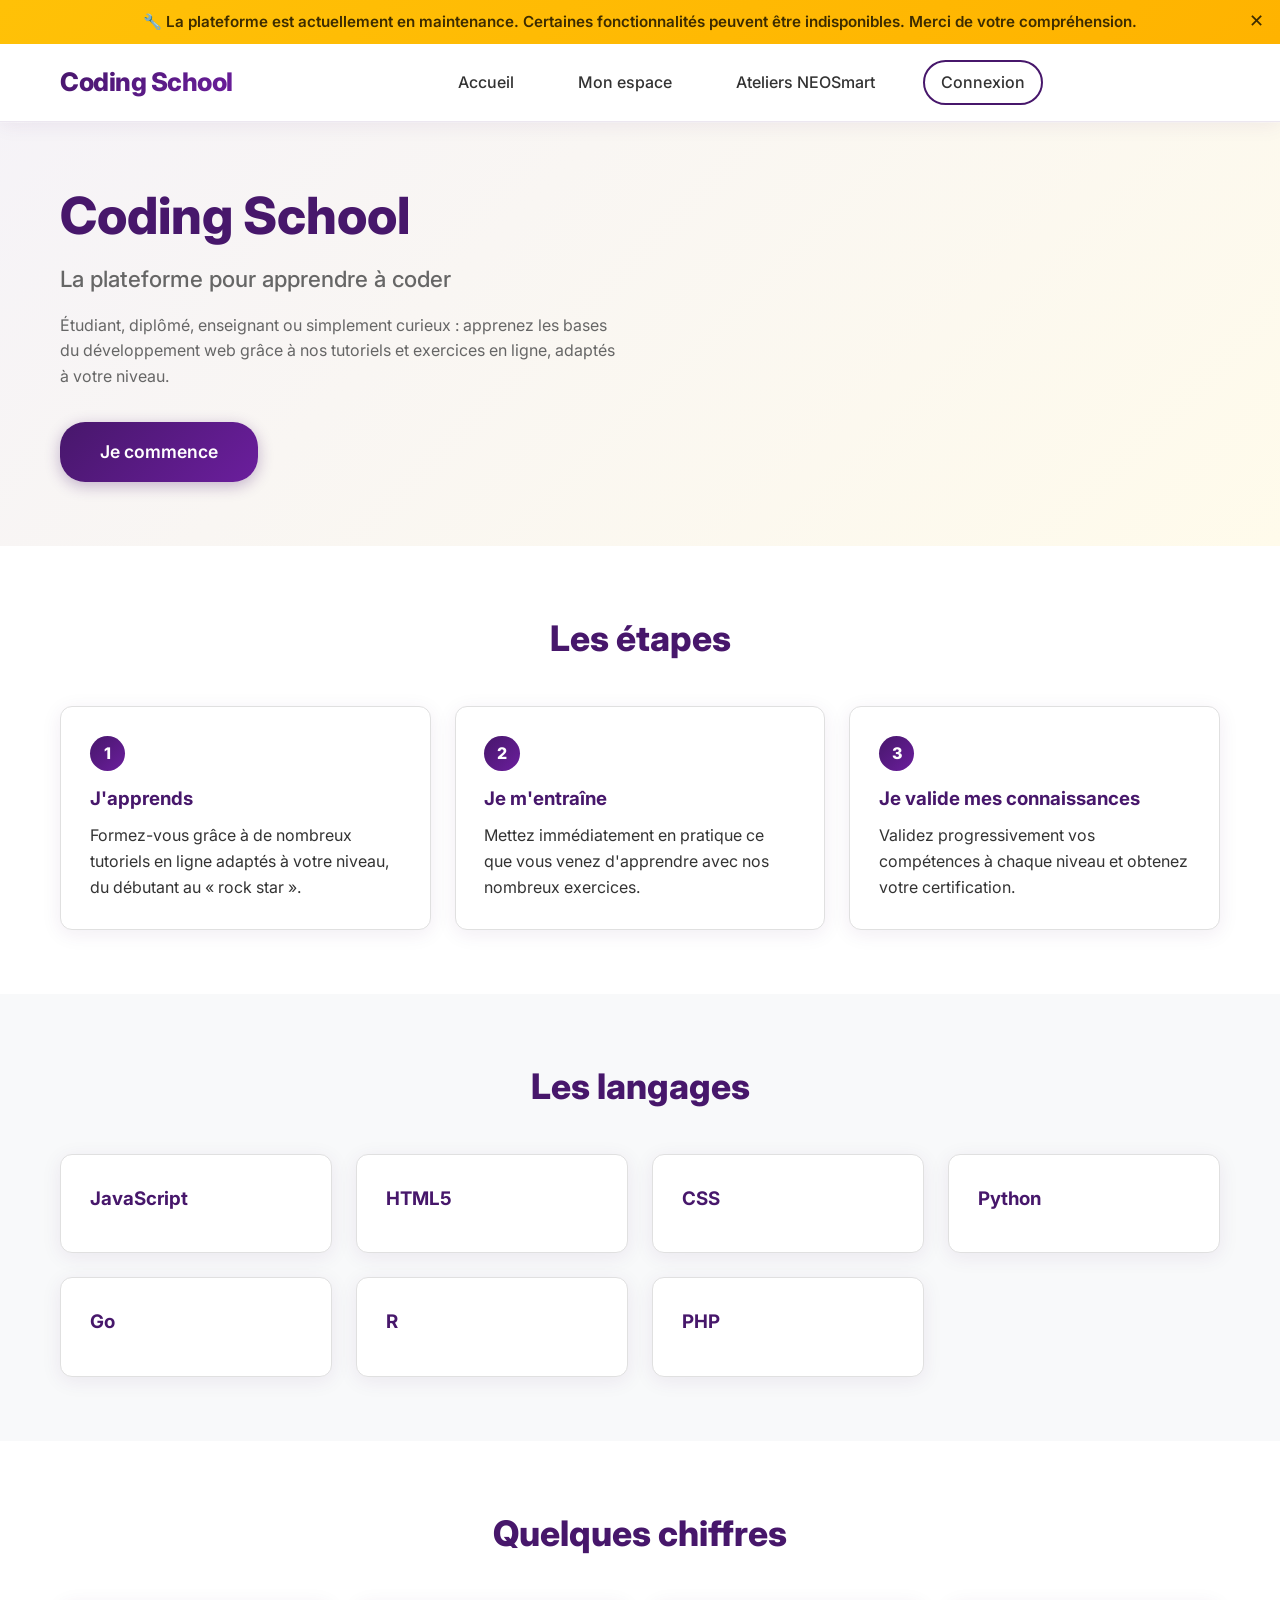
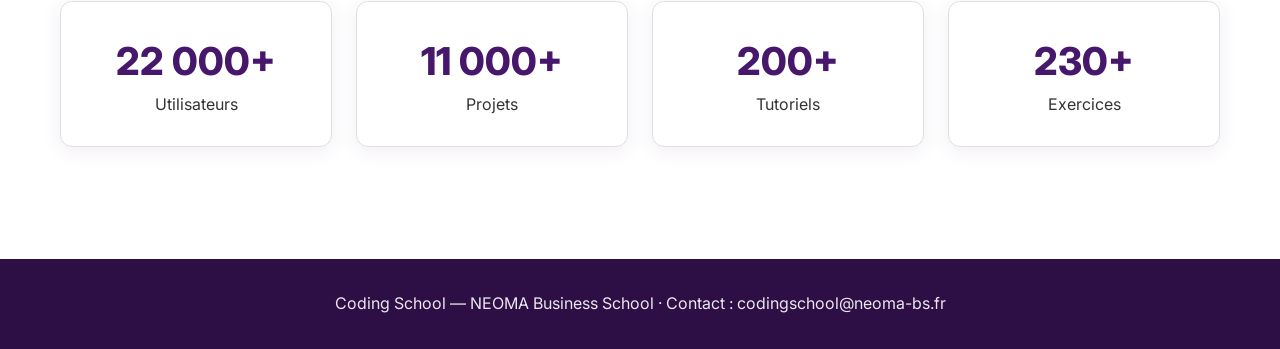
<file: index.html>
<!DOCTYPE html>
<html lang="fr">
<head>
    <meta charset="UTF-8">
    <meta name="viewport" content="width=device-width, initial-scale=1.0">
    <title>Coding School — Apprendre à coder | NEOMA Business School</title>
    <link rel="preconnect" href="https://fonts.googleapis.com">
    <link rel="preconnect" href="https://fonts.gstatic.com" crossorigin>
    <link href="https://fonts.googleapis.com/css2?family=Inter:wght@300;400;500;600;700;800&display=swap" rel="stylesheet">
    <link rel="stylesheet" href="assets/css/style.css">
</head>
<body>

    <div class="maintenance-banner" id="maintenance-banner" role="status">
        🔧 La plateforme est actuellement en maintenance. Certaines fonctionnalités peuvent être indisponibles. Merci de votre compréhension.
        <button class="banner-close" id="banner-close" aria-label="Fermer la bannière">✕</button>
    </div>

    <nav class="navbar">
        <div class="container">
            <div class="logo"><h2 onclick="window.location.href='index.html'">Coding School</h2></div>
            <ul class="nav-links">
                <li><a href="index.html">Accueil</a></li><li><a href="dashboard.html">Mon espace</a></li><li><a href="ateliers.html">Ateliers NEOSmart</a></li><li><a href="login.html" class="btn-outline">Connexion</a></li>
            </ul>
        </div>
    </nav>

    <header class="hero">
        <div class="container hero-content">
            <div class="hero-text">
                <h1>Coding School</h1>
                <p class="hero-subtitle">La plateforme pour apprendre à coder</p>
                <p class="hero-description">
                    Étudiant, diplômé, enseignant ou simplement curieux : apprenez les bases du développement web
                    grâce à nos tutoriels et exercices en ligne, adaptés à votre niveau.
                </p>
                <a href="login.html" class="btn-large">Je commence</a>
            </div>
        </div>
    </header>

    <section class="section">
        <div class="container">
            <h2 class="section-title">Les étapes</h2>
            <div class="steps-grid">
                <div class="step-card"><span class="step-number">1</span><h3>J'apprends</h3><p>Formez-vous grâce à de nombreux tutoriels en ligne adaptés à votre niveau, du débutant au « rock star ».</p></div>
                <div class="step-card"><span class="step-number">2</span><h3>Je m'entraîne</h3><p>Mettez immédiatement en pratique ce que vous venez d'apprendre avec nos nombreux exercices.</p></div>
                <div class="step-card"><span class="step-number">3</span><h3>Je valide mes connaissances</h3><p>Validez progressivement vos compétences à chaque niveau et obtenez votre certification.</p></div>
            </div>
        </div>
    </section>

    <section class="section section-alt">
        <div class="container">
            <h2 class="section-title">Les langages</h2>
            <div class="languages-grid">
                <div class="language-card"><h3>JavaScript</h3></div>
                <div class="language-card"><h3>HTML5</h3></div>
                <div class="language-card"><h3>CSS</h3></div>
                <div class="language-card"><h3>Python</h3></div>
                <div class="language-card"><h3>Go</h3></div>
                <div class="language-card"><h3>R</h3></div>
                <div class="language-card"><h3>PHP</h3></div>
            </div>
        </div>
    </section>

    <section class="section">
        <div class="container">
            <h2 class="section-title">Quelques chiffres</h2>
            <div class="numbers-grid">
                <div class="number-card"><span class="num">22 000+</span><p>Utilisateurs</p></div>
                <div class="number-card"><span class="num">11 000+</span><p>Projets</p></div>
                <div class="number-card"><span class="num">200+</span><p>Tutoriels</p></div>
                <div class="number-card"><span class="num">230+</span><p>Exercices</p></div>
            </div>
        </div>
    </section>

    <footer class="footer">
        <div class="container">
            <p>Coding School — NEOMA Business School · Contact : codingschool@neoma-bs.fr</p>
        </div>
    </footer>

    <script src="assets/js/main.js"></script>
</body>
</html>
</file>
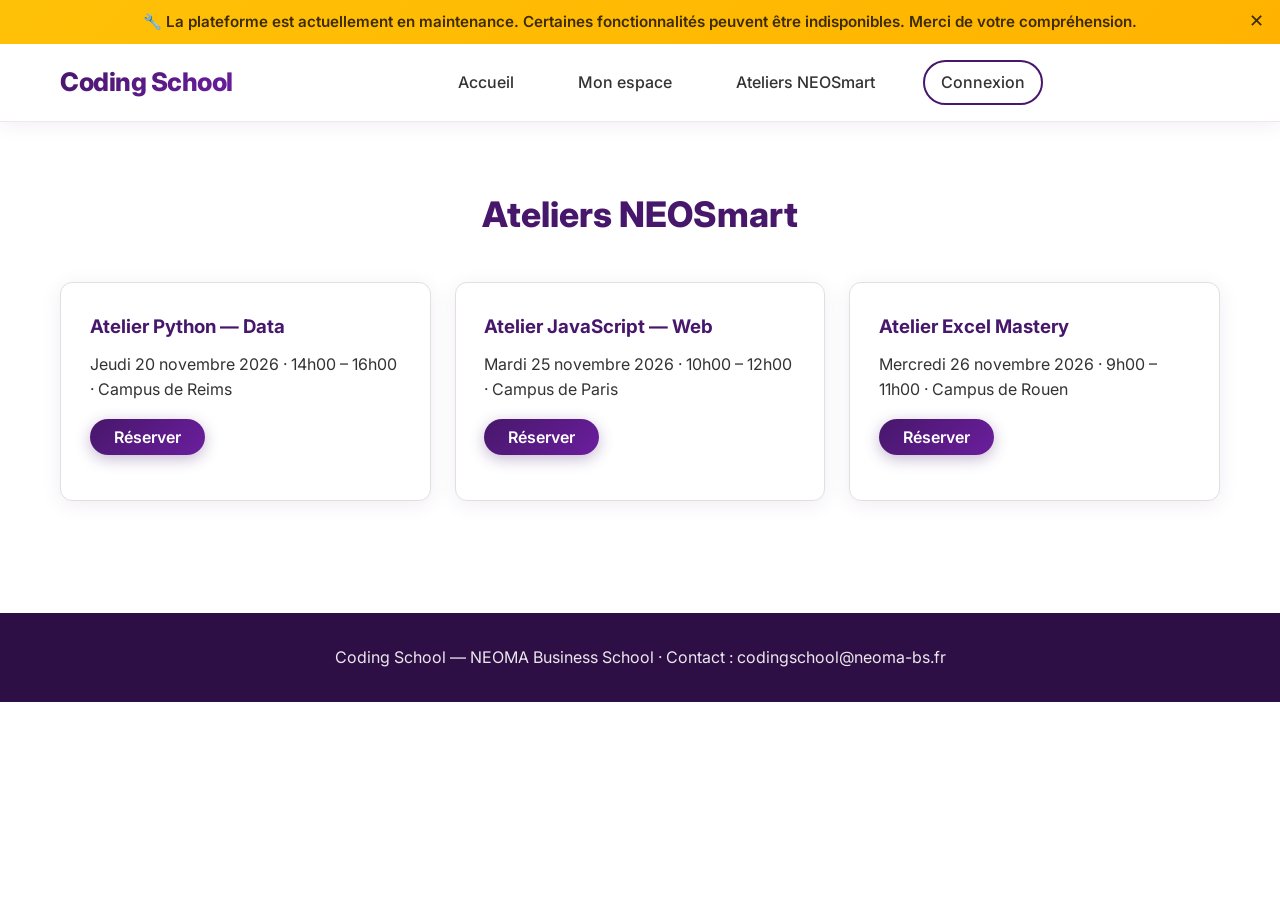
<file: ateliers.html>
<!DOCTYPE html>
<html lang="fr">
<head>
    <meta charset="UTF-8">
    <meta name="viewport" content="width=device-width, initial-scale=1.0">
    <title>Ateliers NEOSmart — Coding School | NEOMA Business School</title>
    <link rel="preconnect" href="https://fonts.googleapis.com">
    <link rel="preconnect" href="https://fonts.gstatic.com" crossorigin>
    <link href="https://fonts.googleapis.com/css2?family=Inter:wght@300;400;500;600;700;800&display=swap" rel="stylesheet">
    <link rel="stylesheet" href="assets/css/style.css">
</head>
<body>

    <div class="maintenance-banner" id="maintenance-banner" role="status">
        🔧 La plateforme est actuellement en maintenance. Certaines fonctionnalités peuvent être indisponibles. Merci de votre compréhension.
        <button class="banner-close" id="banner-close" aria-label="Fermer la bannière">✕</button>
    </div>

    <nav class="navbar">
        <div class="container">
            <div class="logo"><h2 onclick="window.location.href='index.html'">Coding School</h2></div>
            <ul class="nav-links">
                <li><a href="index.html">Accueil</a></li><li><a href="dashboard.html">Mon espace</a></li><li><a href="ateliers.html">Ateliers NEOSmart</a></li><li><a href="login.html" class="btn-outline">Connexion</a></li>
            </ul>
        </div>
    </nav>

    <main>
        <div class="container">
            <section class="section">
                <h1 class="section-title">Ateliers NEOSmart</h1>

                <div class="alert alert-success" id="reservation-success" role="status"></div>

                <div class="ateliers-grid">
                    <div class="atelier-card">
                        <h3>Atelier Python — Data</h3>
                        <p>Jeudi 20 novembre 2026 · 14h00 – 16h00 · Campus de Reims</p>
                        <p style="margin:1rem 0;"><button class="btn-primary reserve-btn" data-atelier="Atelier Python — Data">Réserver</button></p>
                    </div>
                    <div class="atelier-card">
                        <h3>Atelier JavaScript — Web</h3>
                        <p>Mardi 25 novembre 2026 · 10h00 – 12h00 · Campus de Paris</p>
                        <p style="margin:1rem 0;"><button class="btn-primary reserve-btn" data-atelier="Atelier JavaScript — Web">Réserver</button></p>
                    </div>
                    <div class="atelier-card">
                        <h3>Atelier Excel Mastery</h3>
                        <p>Mercredi 26 novembre 2026 · 9h00 – 11h00 · Campus de Rouen</p>
                        <p style="margin:1rem 0;"><button class="btn-primary reserve-btn" data-atelier="Atelier Excel Mastery">Réserver</button></p>
                    </div>
                </div>
            </section>
        </div>
    </main>

    <footer class="footer">
        <div class="container">
            <p>Coding School — NEOMA Business School · Contact : codingschool@neoma-bs.fr</p>
        </div>
    </footer>

    <script src="assets/js/main.js"></script>
</body>
</html>
</file>
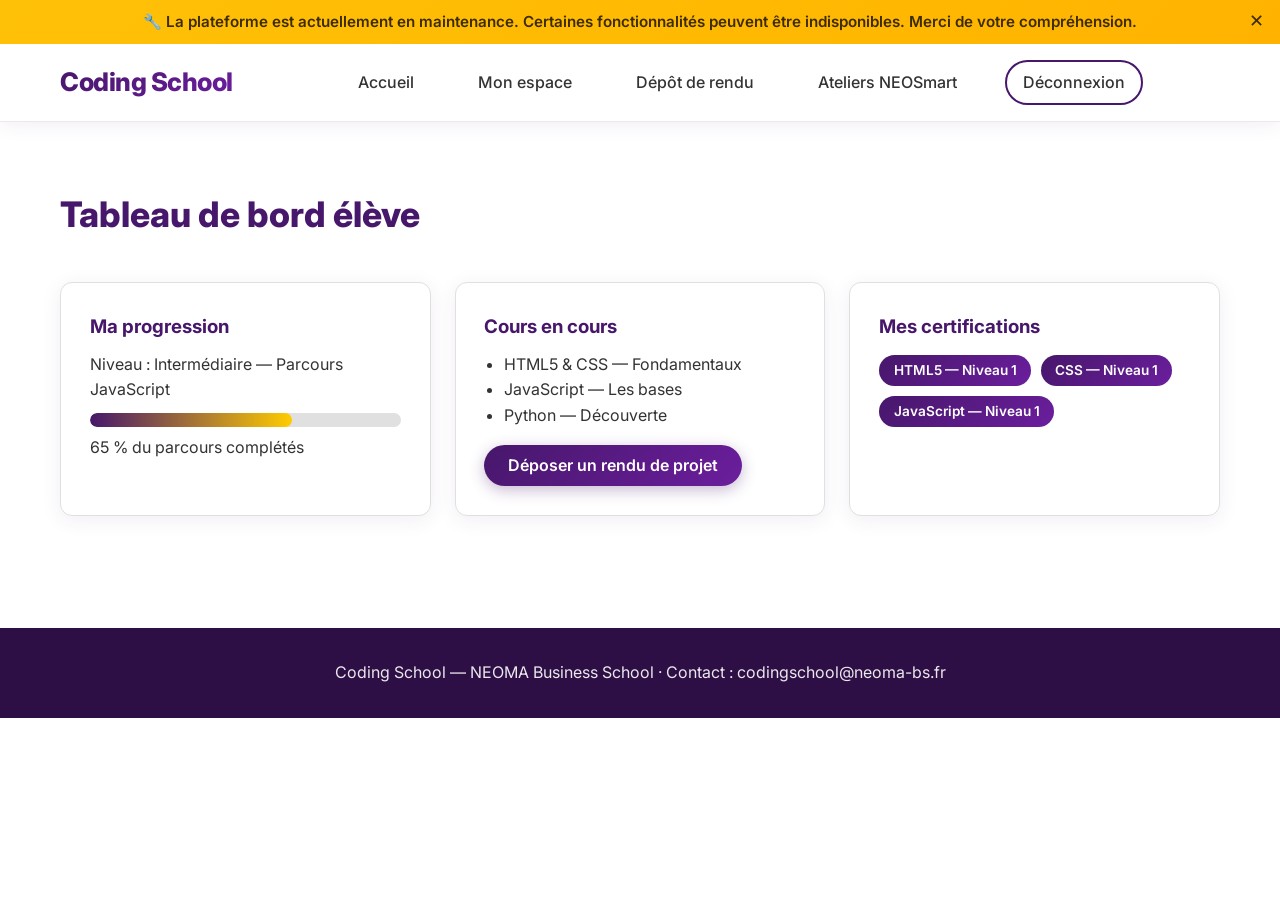
<file: dashboard.html>
<!DOCTYPE html>
<html lang="fr">
<head>
    <meta charset="UTF-8">
    <meta name="viewport" content="width=device-width, initial-scale=1.0">
    <title>Mon espace — Coding School | NEOMA Business School</title>
    <link rel="preconnect" href="https://fonts.googleapis.com">
    <link rel="preconnect" href="https://fonts.gstatic.com" crossorigin>
    <link href="https://fonts.googleapis.com/css2?family=Inter:wght@300;400;500;600;700;800&display=swap" rel="stylesheet">
    <link rel="stylesheet" href="assets/css/style.css">
</head>
<body>

    <div class="maintenance-banner" id="maintenance-banner" role="status">
        🔧 La plateforme est actuellement en maintenance. Certaines fonctionnalités peuvent être indisponibles. Merci de votre compréhension.
        <button class="banner-close" id="banner-close" aria-label="Fermer la bannière">✕</button>
    </div>

    <nav class="navbar">
        <div class="container">
            <div class="logo"><h2 onclick="window.location.href='index.html'">Coding School</h2></div>
            <ul class="nav-links">
                <li><a href="index.html">Accueil</a></li><li><a href="dashboard.html">Mon espace</a></li><li><a href="depot.html">Dépôt de rendu</a></li><li><a href="ateliers.html">Ateliers NEOSmart</a></li><li><a href="login.html" class="btn-outline">Déconnexion</a></li>
            </ul>
        </div>
    </nav>

    <main>
        <div class="container">
            <section class="section">
                <h1 class="section-title" style="text-align:left;">Tableau de bord élève</h1>
                <div class="dashboard-grid">
                    <div class="step-card">
                        <h3>Ma progression</h3>
                        <p>Niveau : Intermédiaire — Parcours JavaScript</p>
                        <div class="progress-bar" role="progressbar" aria-valuenow="65" aria-valuemin="0" aria-valuemax="100">
                            <span style="width:65%;"></span>
                        </div>
                        <p class="hint" style="margin-top:0.5rem;">65 % du parcours complétés</p>
                    </div>
                    <div class="step-card">
                        <h3>Cours en cours</h3>
                        <ul style="margin-left:1.2rem;">
                            <li>HTML5 &amp; CSS — Fondamentaux</li>
                            <li>JavaScript — Les bases</li>
                            <li>Python — Découverte</li>
                        </ul>
                        <p style="margin-top:1rem;"><a class="btn-primary" href="depot.html">Déposer un rendu de projet</a></p>
                    </div>
                    <div class="step-card">
                        <h3>Mes certifications</h3>
                        <div class="badge-list">
                            <span class="badge">HTML5 — Niveau 1</span>
                            <span class="badge">CSS — Niveau 1</span>
                            <span class="badge">JavaScript — Niveau 1</span>
                        </div>
                    </div>
                </div>
            </section>
        </div>
    </main>

    <footer class="footer">
        <div class="container">
            <p>Coding School — NEOMA Business School · Contact : codingschool@neoma-bs.fr</p>
        </div>
    </footer>

    <script src="assets/js/main.js"></script>
</body>
</html>
</file>
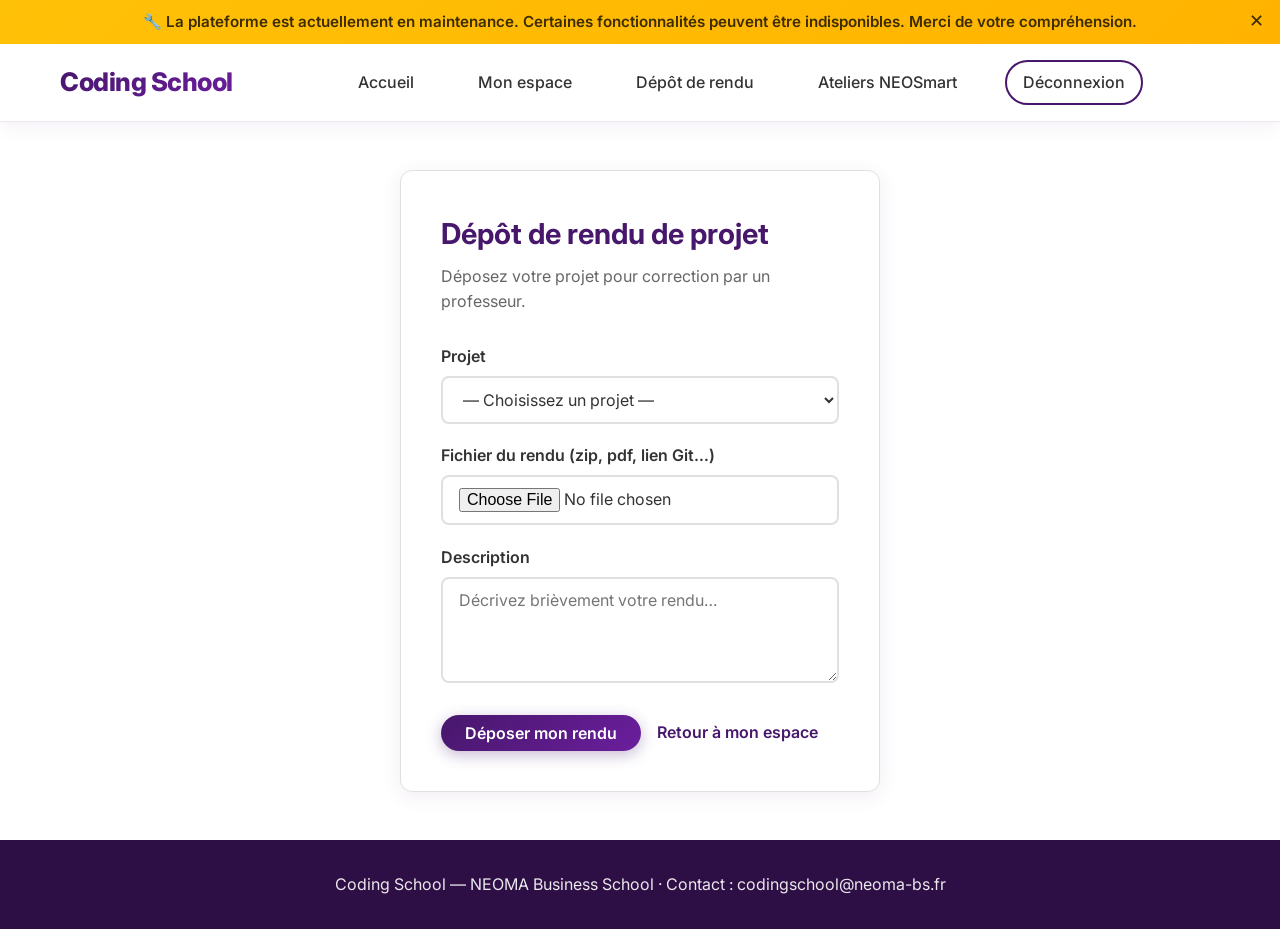
<file: depot.html>
<!DOCTYPE html>
<html lang="fr">
<head>
    <meta charset="UTF-8">
    <meta name="viewport" content="width=device-width, initial-scale=1.0">
    <title>Dépôt de rendu — Coding School | NEOMA Business School</title>
    <link rel="preconnect" href="https://fonts.googleapis.com">
    <link rel="preconnect" href="https://fonts.gstatic.com" crossorigin>
    <link href="https://fonts.googleapis.com/css2?family=Inter:wght@300;400;500;600;700;800&display=swap" rel="stylesheet">
    <link rel="stylesheet" href="assets/css/style.css">
</head>
<body>

    <div class="maintenance-banner" id="maintenance-banner" role="status">
        🔧 La plateforme est actuellement en maintenance. Certaines fonctionnalités peuvent être indisponibles. Merci de votre compréhension.
        <button class="banner-close" id="banner-close" aria-label="Fermer la bannière">✕</button>
    </div>

    <nav class="navbar">
        <div class="container">
            <div class="logo"><h2 onclick="window.location.href='index.html'">Coding School</h2></div>
            <ul class="nav-links">
                <li><a href="index.html">Accueil</a></li><li><a href="dashboard.html">Mon espace</a></li><li><a href="depot.html">Dépôt de rendu</a></li><li><a href="ateliers.html">Ateliers NEOSmart</a></li><li><a href="login.html" class="btn-outline">Déconnexion</a></li>
            </ul>
        </div>
    </nav>

    <main>
        <div class="container">
            <form class="form-card" id="depot-form" novalidate>
                <h1>Dépôt de rendu de projet</h1>
                <p class="form-subtitle">Déposez votre projet pour correction par un professeur.</p>

                <div class="alert alert-success" id="depot-success" role="status"></div>
                <div class="alert alert-danger" id="depot-error" role="alert"></div>

                <div class="form-group" id="group-projet">
                    <label for="projet">Projet</label>
                    <select id="projet" name="projet" required>
                        <option value="">— Choisissez un projet —</option>
                        <option value="site-vitrine">Site vitrine HTML/CSS</option>
                        <option value="mini-jeu-js">Mini-jeu JavaScript</option>
                        <option value="dashboard-python">Dashboard Python</option>
                    </select>
                    <p class="error">Veuillez sélectionner un projet.</p>
                </div>

                <div class="form-group" id="group-fichier">
                    <label for="fichier">Fichier du rendu (zip, pdf, lien Git…)</label>
                    <input type="file" id="fichier" name="fichier" required>
                    <p class="error">Veuillez joindre un fichier de rendu.</p>
                </div>

                <div class="form-group">
                    <label for="description">Description</label>
                    <textarea id="description" name="description" rows="4" placeholder="Décrivez brièvement votre rendu…"></textarea>
                </div>

                <div class="form-actions">
                    <button type="submit" class="btn-primary">Déposer mon rendu</button>
                    <a href="dashboard.html" class="form-link">Retour à mon espace</a>
                </div>
            </form>
        </div>
    </main>

    <footer class="footer">
        <div class="container">
            <p>Coding School — NEOMA Business School · Contact : codingschool@neoma-bs.fr</p>
        </div>
    </footer>

    <script src="assets/js/main.js"></script>
</body>
</html>
</file>
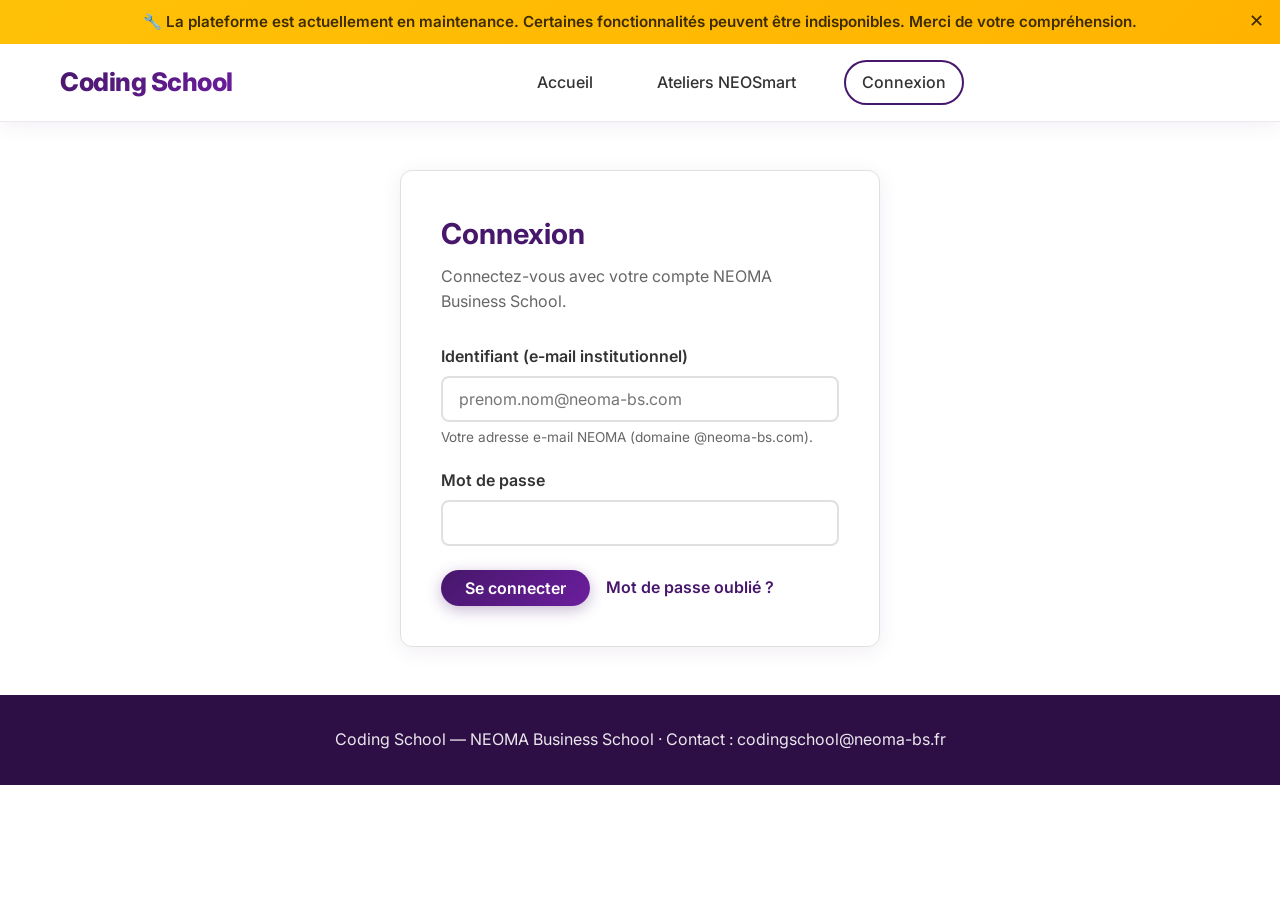
<file: login.html>
<!DOCTYPE html>
<html lang="fr">
<head>
    <meta charset="UTF-8">
    <meta name="viewport" content="width=device-width, initial-scale=1.0">
    <title>Connexion — Coding School | NEOMA Business School</title>
    <link rel="preconnect" href="https://fonts.googleapis.com">
    <link rel="preconnect" href="https://fonts.gstatic.com" crossorigin>
    <link href="https://fonts.googleapis.com/css2?family=Inter:wght@300;400;500;600;700;800&display=swap" rel="stylesheet">
    <link rel="stylesheet" href="assets/css/style.css">
</head>
<body>

    <div class="maintenance-banner" id="maintenance-banner" role="status">
        🔧 La plateforme est actuellement en maintenance. Certaines fonctionnalités peuvent être indisponibles. Merci de votre compréhension.
        <button class="banner-close" id="banner-close" aria-label="Fermer la bannière">✕</button>
    </div>

    <nav class="navbar">
        <div class="container">
            <div class="logo"><h2 onclick="window.location.href='index.html'">Coding School</h2></div>
            <ul class="nav-links">
                <li><a href="index.html">Accueil</a></li><li><a href="ateliers.html">Ateliers NEOSmart</a></li><li><a href="login.html" class="btn-outline">Connexion</a></li>
            </ul>
        </div>
    </nav>

    <main>
        <div class="container">
            <form class="form-card" id="login-form" novalidate>
                <h1>Connexion</h1>
                <p class="form-subtitle">Connectez-vous avec votre compte NEOMA Business School.</p>

                <div class="alert alert-danger" id="login-error" role="alert"></div>

                <div class="form-group" id="group-email">
                    <label for="email">Identifiant (e-mail institutionnel)</label>
                    <input type="email" id="email" name="email" placeholder="prenom.nom@neoma-bs.com" autocomplete="username" required>
                    <p class="hint">Votre adresse e-mail NEOMA (domaine @neoma-bs.com).</p>
                    <p class="error">Veuillez saisir une adresse e-mail institutionnelle valide (@neoma-bs.com).</p>
                </div>

                <div class="form-group" id="group-password">
                    <label for="password">Mot de passe</label>
                    <input type="password" id="password" name="password" autocomplete="current-password" required>
                    <p class="error">Le mot de passe est obligatoire.</p>
                </div>

                <div class="form-actions">
                    <button type="submit" class="btn-primary">Se connecter</button>
                    <a href="#" class="form-link" id="forgot-password">Mot de passe oublié ?</a>
                </div>
            </form>
        </div>
    </main>

    <footer class="footer">
        <div class="container">
            <p>Coding School — NEOMA Business School · Contact : codingschool@neoma-bs.fr</p>
        </div>
    </footer>

    <script src="assets/js/main.js"></script>
</body>
</html>
</file>
<file: assets/css/style.css>
/* ============================================================
   Coding School — Feuille de style commune
   Design tokens harmonisés avec Excel Mastery & NEOSmart (NEOMA BS)
   ============================================================ */

:root {
    /* Couleurs principales */
    --primary-color: #47176B;
    --primary-light: #6b1e9d;
    --primary-dark: #2e0f45;
    --secondary-color: #ffcc00;
    --accent-color: #009688;
    --success-color: #28a745;
    --danger-color: #dc3545;
    --warning-color: #ffc107;
    --info-color: #17a2b8;

    /* Couleurs neutres */
    --bg-color: #ffffff;
    --bg-light: #f8f9fa;
    --text-color: #333333;
    --text-light: #666666;
    --border-color: #e0e0e0;

    /* Typographie */
    --font-family: 'Inter', -apple-system, BlinkMacSystemFont, 'Segoe UI', Roboto, 'Helvetica Neue', Arial, sans-serif;

    /* Composants */
    --radius-pill: 25px;
    --radius-card: 12px;
    --shadow-navbar: 0 2px 20px rgba(71, 23, 107, 0.08);
    --shadow-btn: 0 4px 15px rgba(71, 23, 107, 0.3);
    --shadow-card: 0 4px 20px rgba(71, 23, 107, 0.08);
}

* { margin: 0; padding: 0; box-sizing: border-box; }

body {
    font-family: var(--font-family);
    line-height: 1.6;
    color: var(--text-color);
    background-color: var(--bg-color);
    scroll-behavior: smooth;
}

.container { max-width: 1200px; margin: 0 auto; padding: 0 20px; }

/* ---------- Bannière « En maintenance » (identique sur les 3 plateformes) ---------- */
.maintenance-banner {
    background: linear-gradient(135deg, var(--warning-color), #ffb300);
    color: #3d2c00;
    text-align: center;
    padding: 0.6rem 1rem;
    font-weight: 600;
    font-size: 0.95rem;
    position: relative;
    z-index: 1001;
}

.maintenance-banner .banner-close {
    position: absolute;
    right: 1rem;
    top: 50%;
    transform: translateY(-50%);
    background: transparent;
    border: none;
    font-size: 1.1rem;
    cursor: pointer;
    color: #3d2c00;
    line-height: 1;
}

/* ---------- Navigation ---------- */
.navbar {
    background: rgba(255, 255, 255, 0.95);
    backdrop-filter: blur(10px);
    -webkit-backdrop-filter: blur(10px);
    box-shadow: var(--shadow-navbar);
    padding: 1rem 0;
    position: sticky;
    top: 0;
    z-index: 1000;
    border-bottom: 1px solid rgba(71, 23, 107, 0.1);
}

.navbar .container { display: flex; justify-content: space-between; align-items: center; gap: 2rem; }

.logo h2 {
    background: linear-gradient(135deg, var(--primary-color), var(--primary-light));
    -webkit-background-clip: text;
    -webkit-text-fill-color: transparent;
    background-clip: text;
    font-size: 1.6rem;
    font-weight: 800;
    letter-spacing: -0.5px;
    cursor: pointer;
}

.nav-links { display: flex; list-style: none; gap: 2rem; align-items: center; flex: 1; justify-content: center; }

.nav-links a { text-decoration: none; color: var(--text-color); font-weight: 500; padding: 0.5rem 1rem; position: relative; }
.nav-links a:hover, .nav-links a:focus-visible { color: var(--primary-color); outline: none; }

/* ---------- Boutons ---------- */
.btn-primary, .btn-outline, .btn-large {
    display: inline-block;
    text-decoration: none;
    border: none;
    cursor: pointer;
    font-family: var(--font-family);
    font-weight: 600;
    font-size: 1rem;
    border-radius: var(--radius-pill);
    padding: 0.5rem 1.5rem;
    transition: all 0.3s ease;
}

.btn-primary {
    background: linear-gradient(135deg, var(--primary-color), var(--primary-light));
    color: #fff;
    box-shadow: var(--shadow-btn);
}
.btn-primary:hover, .btn-primary:focus-visible { opacity: 0.9; transform: translateY(-2px); outline: 2px solid var(--primary-dark); outline-offset: 2px; }

.btn-outline { border: 2px solid var(--primary-color); color: var(--primary-color); background: transparent; }
.btn-outline:hover, .btn-outline:focus-visible { background: var(--primary-color); color: #fff; outline: none; }

.btn-large {
    background: linear-gradient(135deg, var(--primary-color), var(--primary-light));
    color: #fff;
    padding: 1rem 2.5rem;
    font-size: 1.1rem;
    box-shadow: var(--shadow-btn);
}
.btn-large:hover, .btn-large:focus-visible { transform: translateY(-3px) scale(1.03); outline: 2px solid var(--primary-dark); outline-offset: 2px; }

/* ---------- Hero ---------- */
.hero { padding: 4rem 0; background: linear-gradient(135deg, rgba(71, 23, 107, 0.05), rgba(255, 204, 0, 0.08)); }
.hero-content { display: flex; align-items: center; gap: 3rem; }
.hero-text { flex: 1; }
.hero h1 { font-size: 3.2rem; font-weight: 800; color: var(--primary-color); line-height: 1.15; margin-bottom: 1rem; }
.hero-subtitle { font-size: 1.4rem; color: var(--text-light); margin-bottom: 1rem; font-weight: 500; }
.hero-description { max-width: 560px; color: var(--text-light); margin-bottom: 2rem; }

/* ---------- Sections ---------- */
.section { padding: 4rem 0; }
.section-alt { background-color: var(--bg-light); }
.section-title { font-size: 2.2rem; font-weight: 800; color: var(--primary-color); text-align: center; margin-bottom: 2.5rem; }

/* ---------- Cartes ---------- */
.steps-grid, .languages-grid, .profiles-grid, .numbers-grid, .testimonials-grid, .ateliers-grid {
    display: grid;
    grid-template-columns: repeat(auto-fit, minmax(260px, 1fr));
    gap: 1.5rem;
}

.step-card, .language-card, .profile-card, .number-card, .testimonial-card, .atelier-card {
    background: var(--bg-color);
    border: 1px solid var(--border-color);
    border-radius: var(--radius-card);
    padding: 1.8rem;
    box-shadow: var(--shadow-card);
    transition: transform 0.3s ease, box-shadow 0.3s ease;
}

.step-card:hover, .language-card:hover, .profile-card:hover, .atelier-card:hover, .testimonial-card:hover {
    transform: translateY(-8px);
    box-shadow: 0 10px 30px rgba(71, 23, 107, 0.15);
}

.step-card h3, .language-card h3, .profile-card h3, .atelier-card h3 { color: var(--primary-color); margin-bottom: 0.6rem; }

.step-number {
    display: inline-block;
    background: linear-gradient(135deg, var(--primary-color), var(--primary-light));
    color: #fff;
    font-weight: 800;
    width: 2.2rem;
    height: 2.2rem;
    line-height: 2.2rem;
    text-align: center;
    border-radius: 50%;
    margin-bottom: 0.8rem;
}

.number-card { text-align: center; }
.number-card .num { font-size: 2.4rem; font-weight: 800; color: var(--primary-color); }

.testimonial-card::before { content: '\201C'; display: block; font-size: 3rem; line-height: 1; color: var(--secondary-color); font-weight: 800; }

/* ---------- Formulaires ---------- */
.form-card {
    max-width: 480px;
    margin: 3rem auto;
    background: var(--bg-color);
    border: 1px solid var(--border-color);
    border-radius: var(--radius-card);
    box-shadow: var(--shadow-card);
    padding: 2.5rem;
}

.form-card h1 { color: var(--primary-color); font-size: 1.8rem; margin-bottom: 0.4rem; }
.form-card .form-subtitle { color: var(--text-light); margin-bottom: 1.8rem; }
.form-group { margin-bottom: 1.2rem; }
.form-group label { display: block; font-weight: 600; margin-bottom: 0.4rem; color: var(--text-color); }

.form-group input[type='text'], .form-group input[type='email'], .form-group input[type='password'],
.form-group input[type='file'], .form-group textarea, .form-group select {
    width: 100%;
    padding: 0.7rem 1rem;
    border: 2px solid var(--border-color);
    border-radius: 8px;
    font-family: var(--font-family);
    font-size: 1rem;
    transition: border-color 0.3s ease;
    background: var(--bg-color);
    color: var(--text-color);
}

.form-group input:focus, .form-group textarea:focus, .form-group select:focus { outline: none; border-color: var(--primary-color); }
.form-group .hint { font-size: 0.85rem; color: var(--text-light); margin-top: 0.3rem; }
.form-group .error { color: var(--danger-color); font-size: 0.85rem; margin-top: 0.3rem; display: none; }
.form-group.invalid input, .form-group.invalid select { border-color: var(--danger-color); }
.form-group.invalid .error { display: block; }

.form-actions { margin-top: 1.5rem; display: flex; align-items: center; gap: 1rem; flex-wrap: wrap; }
.form-link { color: var(--primary-color); font-weight: 600; text-decoration: none; }
.form-link:hover, .form-link:focus-visible { text-decoration: underline; }

/* ---------- Messages ---------- */
.alert { border-radius: 8px; padding: 0.9rem 1.2rem; margin-bottom: 1.2rem; font-weight: 500; display: none; }
.alert.show { display: block; }
.alert-success { background: #e6f4ea; color: #1e7e34; border: 1px solid var(--success-color); }
.alert-danger  { background: #fdecea; color: #a71d2a; border: 1px solid var(--danger-color); }
.alert-info    { background: #e7f6f8; color: #0c6c7c; border: 1px solid var(--info-color); }

/* ---------- Tableau de bord ---------- */
.dashboard-grid { display: grid; grid-template-columns: repeat(auto-fit, minmax(300px, 1fr)); gap: 1.5rem; margin-top: 2rem; }

.progress-bar { background: var(--border-color); border-radius: var(--radius-pill); height: 14px; overflow: hidden; margin-top: 0.6rem; }
.progress-bar span { display: block; height: 100%; background: linear-gradient(90deg, var(--primary-color), var(--secondary-color)); border-radius: var(--radius-pill); }

.badge-list { display: flex; flex-wrap: wrap; gap: 0.6rem; margin-top: 0.8rem; }
.badge { background: linear-gradient(135deg, var(--primary-color), var(--primary-light)); color: #fff; border-radius: var(--radius-pill); padding: 0.3rem 0.9rem; font-size: 0.85rem; font-weight: 600; }

/* ---------- Pied de page ---------- */
.footer { background-color: var(--primary-dark); color: #fff; padding: 2rem 0; text-align: center; margin-top: 3rem; }
.footer a { color: var(--secondary-color); }
.footer p { opacity: 0.9; }

/* ---------- Responsive ---------- */
@media (max-width: 768px) {
    .navbar .container { flex-direction: column; gap: 1rem; }
    .nav-links { flex-wrap: wrap; justify-content: center; gap: 1rem; }
    .hero-content { flex-direction: column; text-align: center; }
    .hero h1 { font-size: 2.4rem; }
    .hero-subtitle { font-size: 1.2rem; }
    .section-title { font-size: 1.8rem; }
}
</file>
